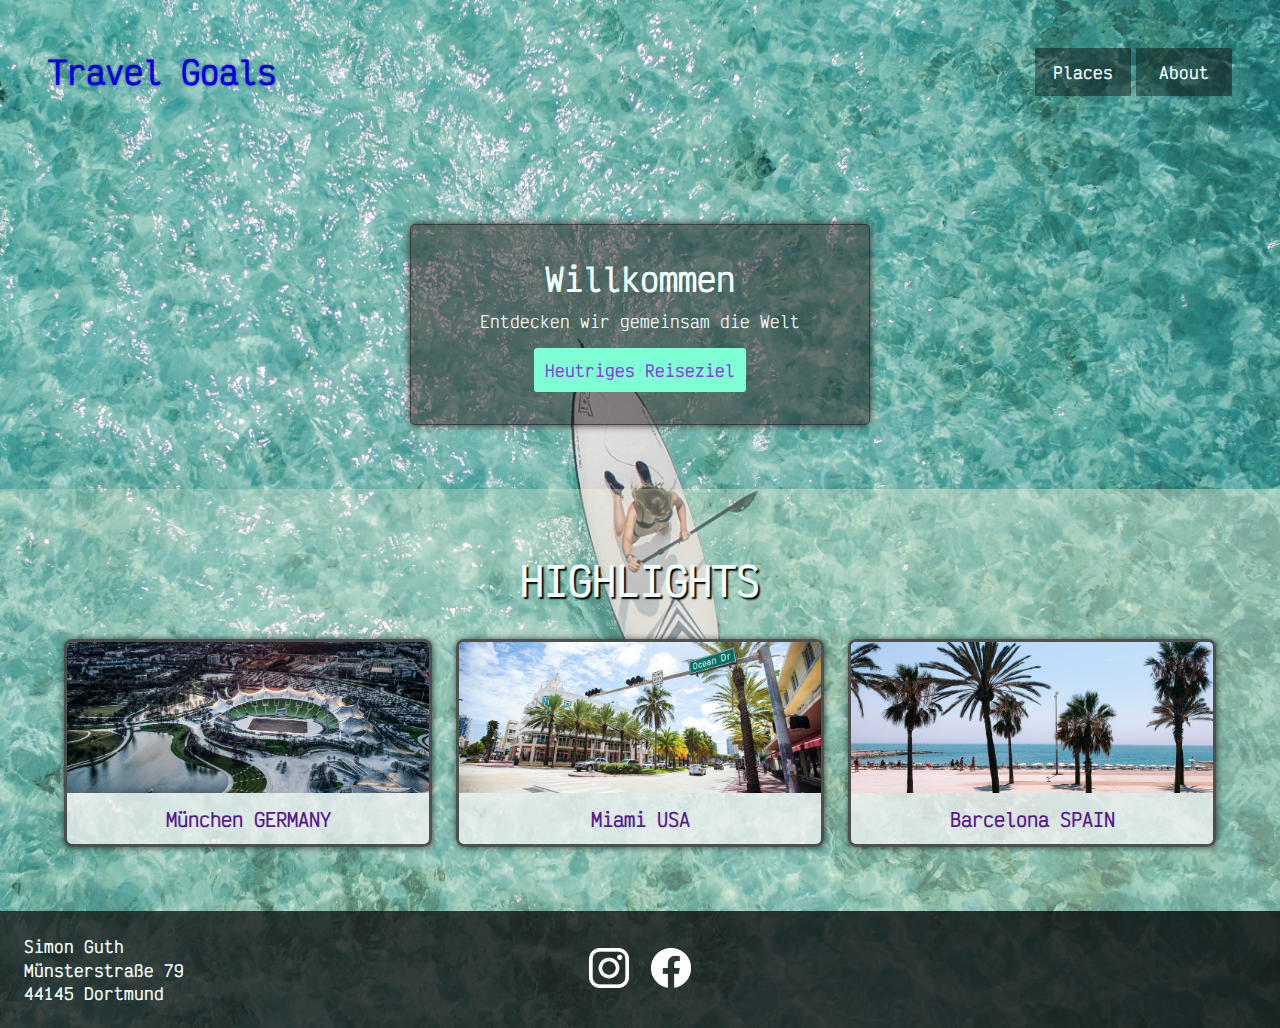
<file: index.html>
<!DOCTYPE html>
<html lang="en">
  <head>
    <meta charset="UTF-8" />
    <meta http-equiv="X-UA-Compatible" content="IE=edge" />
    <meta name="viewport" content="width=device-width, initial-scale=1.0" />
    <link rel="preconnect" href="https://fonts.googleapis.com" />
    <link rel="preconnect" href="https://fonts.gstatic.com" crossorigin />
    <link
      href="https://fonts.googleapis.com/css2?family=Victor+Mono&display=swap"
      rel="stylesheet"
    />
    <link
      rel="alternate icon"
      class="js-site-favicon"
      type="image/png"
      href="https://github.githubassets.com/favicons/favicon.png"
    />
    <link rel="stylesheet" href="/css/sharedstyles.css" />
    <title>Travel Goals</title>
  </head>

  <body>
    <header>
      <div class="header-wrapper">
        <a id="logo" href="index.html">Travel Goals</a>
        <nav>
          <ul class="nav-bar">
            <li class="nav-bar__tabs">
              <a class="nav-bar__links buttons" href="destinations.html"
                ><strong>Places</strong></a
              >
            </li>
            <li class="nav-bar__tabs">
              <a class="nav-bar__links buttons" href="destinations.html"
                ><strong>About</strong></a
              >
            </li>
          </ul>
        </nav>
      </div>
    </header>

    <main>
      <section class="section--willkommen">
        <div class="message-window">
          <h1>Willkommen</h1>
          <p>Entdecken wir gemeinsam die Welt</p>
          <a class="buttons" href="https://de.wikipedia.org/wiki/Balve"
            >Heutriges Reiseziel</a
          >
        </div>
      </section>

      <section class="section--highlights">
        <h2><strong>HIGHLIGHTS</strong></h2>
        <ul class="ul-places-directory">
          <li>
            <a class="place-cards" href="">
              <img class="place-images" src="/img/munich.jpg" alt="" />
              <h3>München <strong>GERMANY</strong></h3>
            </a>
          </li>
          <li>
            <a class="place-cards" href="">
              <img class="place-images" src="/img/miami.jpg" alt="" />
              <h3>Miami <strong>USA</strong></h3>
            </a>
          </li>
          <li>
            <a class="place-cards" href="">
              <img class="place-images" src="/img/barcelona.jpg" alt="" />
              <h3>Barcelona <strong>SPAIN</strong></h3>
            </a>
          </li>
        </ul>
      </section>
    </main>

    <footer>
      <div class="footer-wrapper">
        <div class="footer-wrapper-container left">
          <div class="contact-data">
            <p>Simon Guth</p>
            <p>Münsterstraße 79</p>
            <p>44145 Dortmund</p>
          </div>
        </div>
        <div class="footer-wrapper-container middle">
          <ul class="ul-icon-wrapper">
            <li>
              <a href="https://www.instagram.com">
                <img src="/icons/insta.png" alt="Instgramm icon" />
              </a>
            </li>
            <li>
              <a href="https://www.facebook.com">
                <img src="/icons/facebook.png" alt="Facebook icon" />
              </a>
            </li>
          </ul>
        </div>
        <div class="footer-wrapper-container"></div>
      </div>
    </footer>
  </body>
</html>
</file>
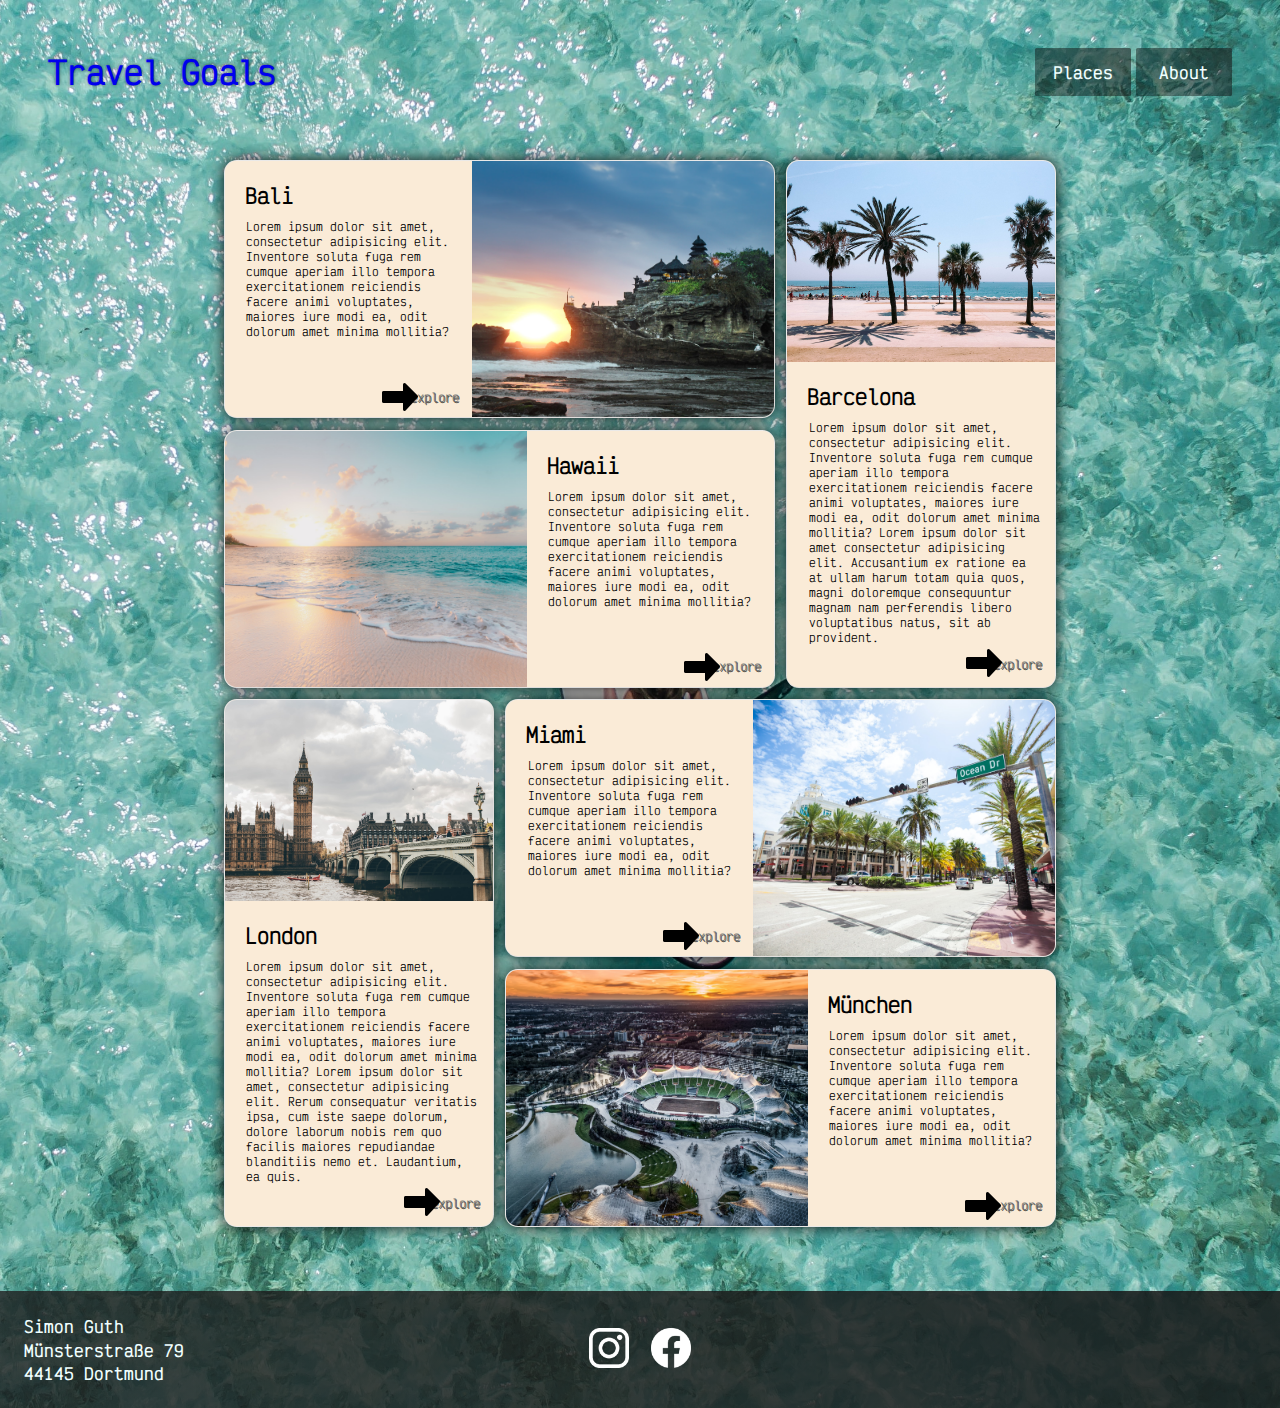
<file: destinations.html>
<!DOCTYPE html>
<html lang="en">
  <head>
    <meta charset="UTF-8" />
    <meta http-equiv="X-UA-Compatible" content="IE=edge" />
    <meta name="viewport" content="width=device-width, initial-scale=1.0" />
    <link rel="preconnect" href="https://fonts.googleapis.com" />
    <link rel="preconnect" href="https://fonts.gstatic.com" crossorigin />
    <link
      href="https://fonts.googleapis.com/css2?family=Victor+Mono&display=swap"
      rel="stylesheet"
    />
    <link
      rel="alternate icon"
      class="js-site-favicon"
      type="image/png"
      href="https://github.githubassets.com/favicons/favicon.png"
    />
    <link rel="stylesheet" href="/css/sharedstyles.css" />
    <link rel="stylesheet" href="/css/style_destinations.css" />
    <title>Travel Goals</title>
  </head>
  <body>
    <header>
      <div class="header-wrapper">
        <a id="logo" href="index.html">Travel Goals</a>
        <nav>
          <ul class="nav-bar">
            <li class="nav-bar__tabs">
              <a class="nav-bar__links" href="destinations.html"
                ><strong>Places</strong></a
              >
            </li>
            <li class="nav-bar__tabs">
              <a class="nav-bar__links" href="destinations.html"
                ><strong>About</strong></a
              >
            </li>
          </ul>
        </nav>
      </div>
    </header>
    <main>
      <ul class="places-grid-directory-destinations">
        <!--  Erste Karte horizontal reverse-->
        <li class="place-cards-destinations horizontal reverse">
          <img
            class="horizontal"
            src="/img/bali.jpg"
            alt="Tropenparadis Bali"
          />
          <div class="text-bereich-destinations">
            <h2>Bali</h2>
            <p>
              Lorem ipsum dolor sit amet, consectetur adipisicing elit.
              Inventore soluta fuga rem cumque aperiam illo tempora
              exercitationem reiciendis facere animi voluptates, maiores iure
              modi ea, odit dolorum amet minima mollitia?
            </p>
            <a href="#">explore</a>
          </div>
        </li>

        <!--  Zweite Karte vertikal-->
        <li class="place-cards-destinations vertikal">
          <img
            class="vertikal"
            src="/img/barcelona.jpg"
            alt="Tropenparadis Bali"
          />
          <div class="text-bereich-destinations">
            <h2>Barcelona</h2>
            <p>
              Lorem ipsum dolor sit amet, consectetur adipisicing elit.
              Inventore soluta fuga rem cumque aperiam illo tempora
              exercitationem reiciendis facere animi voluptates, maiores iure
              modi ea, odit dolorum amet minima mollitia? Lorem ipsum dolor sit
              amet consectetur adipisicing elit. Accusantium ex ratione ea at
              ullam harum totam quia quos, magni doloremque consequuntur magnam
              nam perferendis libero voluptatibus natus, sit ab provident.
            </p>
            <a href="#">explore</a>
          </div>
        </li>
        <!--  Dritte Karte horizontal-->
        <li class="place-cards-destinations horizontal">
          <img
            class="horizontal"
            src="/img/hawaii.jpg"
            alt="Tropenparadis Bali"
          />
          <div class="text-bereich-destinations">
            <h2>Hawaii</h2>
            <p>
              Lorem ipsum dolor sit amet, consectetur adipisicing elit.
              Inventore soluta fuga rem cumque aperiam illo tempora
              exercitationem reiciendis facere animi voluptates, maiores iure
              modi ea, odit dolorum amet minima mollitia?
            </p>
            <a href="#">explore</a>
          </div>
        </li>
        <!--  Vierte Karte vertikal-->
        <li class="place-cards-destinations vertikal">
          <img
            class="vertikal"
            src="/img/london.jpg"
            alt="Tropenparadis Bali"
          />
          <div class="text-bereich-destinations">
            <h2>London</h2>
            <p>
              Lorem ipsum dolor sit amet, consectetur adipisicing elit.
              Inventore soluta fuga rem cumque aperiam illo tempora
              exercitationem reiciendis facere animi voluptates, maiores iure
              modi ea, odit dolorum amet minima mollitia? Lorem ipsum dolor sit
              amet, consectetur adipisicing elit. Rerum consequatur veritatis
              ipsa, cum iste saepe dolorum, dolore laborum nobis rem quo facilis
              maiores repudiandae blanditiis nemo et. Laudantium, ea quis.
            </p>
            <a href="#">explore</a>
          </div>
        </li>
        <!--  Fünfte Karte horizontal reverse-->
        <li class="place-cards-destinations horizontal reverse">
          <img
            class="horizontal"
            src="/img/miami.jpg"
            alt="Tropenparadis Bali"
          />
          <div class="text-bereich-destinations">
            <h2>Miami</h2>
            <p>
              Lorem ipsum dolor sit amet, consectetur adipisicing elit.
              Inventore soluta fuga rem cumque aperiam illo tempora
              exercitationem reiciendis facere animi voluptates, maiores iure
              modi ea, odit dolorum amet minima mollitia?
            </p>
            <a href="#">explore</a>
          </div>
        </li>
        <!--  sechste Karte horizontal-->
        <li class="place-cards-destinations horizontal">
          <img
            class="horizontal"
            src="/img/munich.jpg"
            alt="Tropenparadis Bali"
          />
          <div class="text-bereich-destinations">
            <h2>München</h2>
            <p>
              Lorem ipsum dolor sit amet, consectetur adipisicing elit.
              Inventore soluta fuga rem cumque aperiam illo tempora
              exercitationem reiciendis facere animi voluptates, maiores iure
              modi ea, odit dolorum amet minima mollitia?
            </p>
            <a href="#">explore</a>
          </div>
        </li>
      </ul>
    </main>
    <footer>
      <div class="footer-wrapper">
        <div class="footer-wrapper-container left">
          <div class="contact-data">
            <p>Simon Guth</p>
            <p>Münsterstraße 79</p>
            <p>44145 Dortmund</p>
          </div>
        </div>
        <div class="footer-wrapper-container middle">
          <ul class="ul-icon-wrapper">
            <li>
              <a href="https://www.instagram.com">
                <img src="/icons/insta.png" alt="Instgramm icon" />
              </a>
            </li>
            <li>
              <a href="https://www.facebook.com">
                <img src="/icons/facebook.png" alt="Facebook icon" />
              </a>
            </li>
          </ul>
        </div>
        <div class="footer-wrapper-container"></div>
      </div>
    </footer>
  </body>
</html>
</file>
<file: css/sharedstyles.css>
* {
  margin: 0;
  padding: 0;
  box-sizing: border-box;
}

:root {
  --logo-size: 2rem;
  --tab-size: 1rem;
  --h1-size: 3rem;
  --h2-size: 1.8rem;
  --p-size: 1rem;
  --padding-footer-wrapper: 1.5em;
  --hover-scale: 1.02;
}

body {
  font-family: "Victor Mono", monospace;
  background: linear-gradient(
    45deg,
    rgba(53, 146, 138, 0.749),
    rgba(50, 184, 112, 0.673)
  );

  background-image: url(/img/ocean.jpg);
  background-position: center;
  background-repeat: no-repeat;
  background-size: cover;
  background-blend-mode: darken;
}

header {
  position: absolute;
  top: 0;
  left: 0;
  width: 100%;
}

.header-wrapper {
  width: 100%;
  display: flex;
  justify-content: space-between;
  align-items: center;
  padding: 3em;
}

#logo {
  font-size: var(--logo-size);
  text-decoration: none;
  font-weight: 900;
  text-shadow: 0 0 0.2rem rgba(34, 31, 31, 0.657);
}

.nav-bar {
  list-style: none;
  display: flex;
  align-items: center;
  gap: 0.3em;
}

.nav-bar__links {
  display: inherit;
  text-align: center;
  text-decoration: none;
  padding: 0.8em;
  background: linear-gradient(
    45deg,
    rgba(0, 0, 0, 0.375),
    rgba(23, 23, 23, 0.56)
  );
  min-width: 6rem;
  border-radius: 0.1em;
  color: azure;
  transition: 0.2s;
}

.nav-bar__links:hover {
  transform: scale(1.03);
  box-shadow: 0 0 0.5em;
}

main {
  padding-top: 10rem;
  height: 100%;
  width: 100%;
  min-height: 100vh;
}

section {
  padding: 4em;
  text-align: center;
}

.message-window {
  display: flex;
  flex-direction: column;
  padding: 2em;
  width: 40%;
  border-radius: 0.3em;
  text-align: center;
  margin: auto;
  background-color: rgba(40, 31, 31, 0.517);
  box-shadow: 0 0 0.5em rgb(46, 41, 41);
  border: 0.1em solid rgba(40, 31, 31, 0.617);
  align-items: center;
  color: azure;
  min-width: fit-content;
}

.message-window p {
  padding: 0.6em 0 0 0;
}

.message-window h1 {
  font-size: 2rem;
}

.message-window a {
  margin-top: 1em;
  text-decoration: none;
  padding: 0.7em;
  width: fit-content;
  background-color: aquamarine;
  border-radius: 0.2em;
  color: rgba(137, 43, 226, 0.894);
  font-weight: bold;
}

.buttons:hover {
  transform: scale(1.03);
  box-shadow: 0 0 0.5em;
}

.section--highlights {
  background-color: rgba(245, 245, 220, 0.623);
  background: linear-gradient(
    45deg,
    rgba(245, 245, 220, 0.123),
    rgba(245, 245, 220, 0.423)
  );
}

.section--highlights h2 {
  color: azure;
  font-size: 2.5rem;
  font-weight: 900;
  text-shadow: 0.1rem 0.1rem 0.1rem black;
}

.ul-places-directory {
  margin-top: 2em;
  display: flex;
  flex-wrap: wrap;
  gap: 1.5em;
  justify-content: center;
  list-style: none;
}

.ul-places-directory li {
  flex-grow: 1;
}

.place-cards {
  text-decoration: none;
  background-color: rgba(245, 245, 245, 0.761);
  display: flex;
  flex-direction: column;
  justify-content: flex-start;
  border-radius: 0.5em;
  height: 13rem;
  flex-direction: column;
  border: 0.2em solid rgba(0, 0, 0, 0.65);
  box-shadow: 0.05em 0.05em 0.4rem rgba(0, 0, 0, 0.596);
  overflow: hidden;
  min-width: 18rem;
}

.place-cards:hover {
  transform: scale(var(--hover-scale));
}

.place-images {
  width: 100%;
  height: 75%;
  object-fit: cover;
}

.place-cards h3 {
  margin: auto;
}

footer {
  background: linear-gradient(
    45deg,
    rgba(29, 28, 28, 0.775),
    rgba(23, 23, 23, 0.866)
  );
}

.footer-wrapper {
  width: 100%;
  display: flex;
  justify-content: space-between;
  position: relative;
  padding: var(--padding-footer-wrapper);
}

.footer-wrapper-container {
  display: flex;
  width: 30%;
  align-items: center;
  justify-content: center;
}

.left {
  justify-content: left;
}

.contact-data {
  display: flex;
  flex-direction: column;
  align-items: flex-start;
  gap: 0.1em;
  color: azure;
  font-weight: 900;
  align-items: flex-start;
}

.contact-data:hover {
  transform: scale(var(--hover-scale));
}

.ul-icon-wrapper {
  list-style: none;
  display: flex;
  gap: 1.4em;
}

footer img {
  height: 2.5rem;
}
footer img:hover {
  transform: scale(var(--hover-scale));
}
</file>
<file: css/style_destinations.css>
* {
  margin: 0;
  padding: 0;
  box-sizing: border-box;
  margin-block-start: 0;
  margin-block-end: 0;
  margin-inline-start: 0px;
  margin-inline-end: 0px;
  padding-inline-start: 0px;
}

/*UL mit Gridlayout */
.places-grid-directory-destinations {
  display: grid;
  list-style: none;
  width: 65%;
  margin: auto;
  margin-bottom: 4rem;
  gap: 0.7rem;
  grid-template-areas:
    "one one two"
    "three three two"
    "four five five"
    "four six six";
  grid-auto-rows: 1fr;
  grid-auto-columns: 1fr;
}

/* Vergabe der Areas an die einzelenen Karten */
.place-cards-destinations:nth-of-type(1) {
  grid-area: one;
}
.place-cards-destinations:nth-of-type(2) {
  grid-area: two;
}
.place-cards-destinations:nth-of-type(3) {
  grid-area: three;
}
.place-cards-destinations:nth-of-type(4) {
  grid-area: four;
}
.place-cards-destinations:nth-of-type(5) {
  grid-area: five;
}
.place-cards-destinations:nth-of-type(6) {
  grid-area: six;
}

/* Allgemeine Place-Cards-Layout */
.place-cards-destinations {
  background-color: antiquewhite;
  display: flex;
  overflow: hidden;
  border-radius: 0.8rem;
  border: 0.1rem solid rgba(233, 233, 233, 0.947);
  box-shadow: 0 0 0.9rem rgba(0, 0, 0, 0.928);
}

/* Spezifische Layouteinstellungen */
.place-cards-destinations.reverse {
  flex-direction: row-reverse;
}

.place-cards-destinations.vertikal {
  flex-direction: column;
}

/* Allgemeines Bild-layout */
img {
  object-fit: cover;
  position: relative;
  transition: 1s;
}

img:hover {
  transform: scale(1.16);
  object-position: 0.2rem 0.2rem;
  transition: 2s;
}

/* Spezifisches Bildlayout */
img.horizontal {
  width: 55%;
}

img.vertikal {
  width: 100%;
  height: 45%;
}

/* Allgemeines Layout für Textbereich auf den Karten */
.text-bereich-destinations {
  padding: 0.6em;
  position: relative;
  background-color: antiquewhite;
}

.text-bereich-destinations h2 {
  padding: 0.5em;
  font-size: 1.3rem;
}

.text-bereich-destinations p {
  font-size: 0.7rem;
  padding-left: 1.06em;
  padding-bottom: 2rem;
}

.text-bereich-destinations a {
  font-size: 0.75rem;
  position: absolute;
  display: block;
  width: fit-content;
  padding: 0.5em 0 0 0;
  left: 75%;
  bottom: 5%;
  text-decoration: none;
  color: rgb(106, 111, 111);
  text-shadow: 0.05em 0.05em rgba(19, 18, 18, 0.78);
}

.text-bereich-destinations a::before {
  content: url(/icons/icons8-pfeil-48.png);
  fill: rgb(106, 111, 111);
  position: absolute;
  top: -42%;
  left: -70%;
  animation: pfeilbewegung 1s ease-in-out 0.5s infinite;
}

@keyframes pfeilbewegung {
  0% {
    transform: scale(0.4) translate(-30%, 0);
  }

  100% {
    transform: scale(0.4) translate(0%, 0);
  }
}

.text-bereich-destinations a:hover {
  transform: scale(1.05);
}
/* Spezifisches Layout für den Textbereich der vertikalen Karten */
.place-cards-destinations.vertikal .text-bereich-destinations {
  width: 45%;
}
.place-cards-destinations.vertikal .text-bereich-destinations {
  width: 100%;
}
.place-cards-destinations.vertikal a {
  top: 88.5%;
  left: 77%;
}
.place-cards-destinations.vertikal .text-bereich-destinations a::before {
  top: -48%;
  left: -68%;
}
</file>
